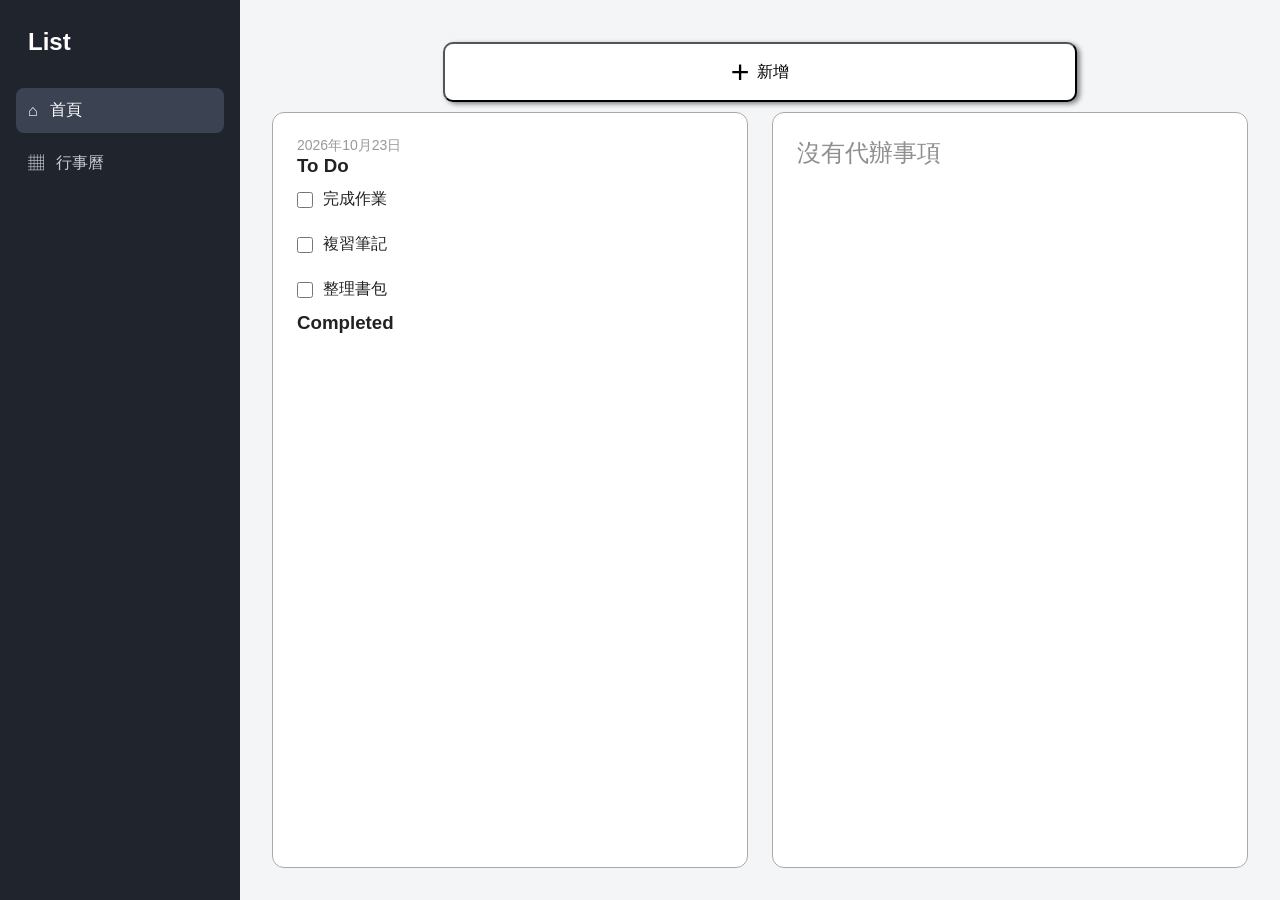
<file: index.html>
<!DOCTYPE html>
<html lang="zh-TW">
<head>
    <meta charset="UTF-8">
    <meta name="viewport" content="width=device-width, initial-scale=1.0">
    <title>List｜首頁</title>
    <link rel="stylesheet" href="style.css">
</head>
<body>
    <div class="site-layout">

        <aside class="sidebar">
            <h1 class="site-title">List</h1>

            <nav class="sidebar-nav">
                <a href="index.html" class="nav-link active">
                    <span>⌂</span> 首頁
                </a>
                <a href="calendar.html" class="nav-link">
                    <span>▦</span> 行事曆
                </a>
            </nav>
        </aside>

        <main class="main-content">
            <button id="open-form"><span class="button-icon">+</span>新增</button>

                <div id="popup" class="popup">
                    <form id="task-form" class="popup-content">
                        <button id="close-form" type="button" class="close-button">&times;</button>
                    
                        <label for="task-name"></label>
                        <input type="text" id="task-name" placeholder="提醒事項">

                        <label for="reminder-type">類型</label>
                        <select id="reminder-type">
                            <option value="daily">每日</option>
                            <option value="period">期間</option>
                        </select>

                        <div id="date-fields-period">
                            <label for="start-date">起始時間</label>
                            <label for="due-date">完結時間</label>
                            <input type="date" id="start-date">
                            <input type="date" id="due-date">
                        </div>

                        <div id="date-fields-daily">
                            <label for="daily-date">設定時間</label>
                            <input type="date" id="daily-date">
                        </div>

                        <button id="add-task" type="submit">Add task</button>
                    </form>
                </div>

            <div class="dashboard">

                <section class="daily-checklist">
                    <p class="date">2026年10月23日</p>
                    <h3>To Do</h3>
                    <ul id="active-tasks">
                        <li class="task">
                            <input type="checkbox" id="task1">
                            <label for="task1">完成作業</label>
                        </li>
                        <li class="task">
                            <input type="checkbox" id="task2">
                            <label for="task2">複習筆記</label>
                        </li>
                        <li class="task">
                            <input type="checkbox" id="task3">
                            <label for="task3">整理書包</label>
                        </li>
                    </ul>

                    <h3>Completed</h3>
                    <ul id="completed-tasks"></ul>
                </section>

                <section class="task-section">
                    <p id="task-placeholder">沒有代辦事項</p>
                    <ul id="task-list"></ul>
                    
                </section>
            </div>
        </main>

    </div>
    <script src="script.js"></script>
</body>
</html>
</file>
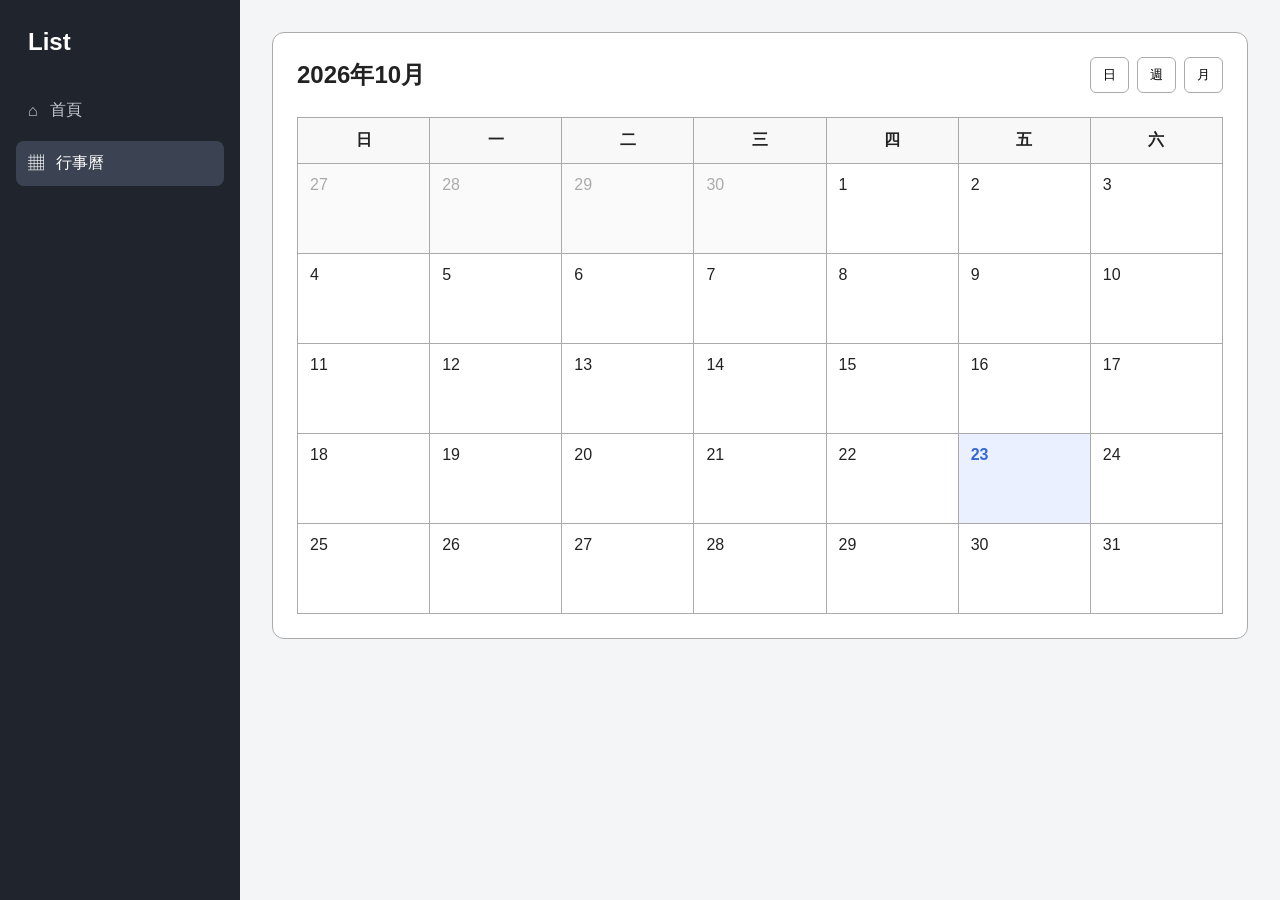
<file: calendar.html>
<!DOCTYPE html>
<html lang="zh-TW">
<head>
    <meta charset="UTF-8">
    <meta name="viewport" content="width=device-width, initial-scale=1.0">
    <title>List｜日曆</title>
    <link rel="stylesheet" href="style.css">
</head>

<body>
    <div class="site-layout">

        <!-- Sidebar -->
        <aside class="sidebar">
            <h1 class="site-title">List</h1>

            <nav class="sidebar-nav">
                <a href="index.html" class="nav-link">
                    <span>⌂</span>
                    首頁
                </a>

                <a href="calendar.html" class="nav-link active">
                    <span>▦</span>
                    行事曆
                </a>
            </nav>
        </aside>

        <!-- Main Content -->
        <main class="main-content">

            <section class="calendar-section">

                <!-- Calendar Header -->
                <div class="calendar-header">
                    <h2>2026年10月</h2>

                    <div class="calendar-view">
                        <button type="button">日</button>
                        <button type="button">週</button>
                        <button type="button">月</button>
                    </div>
                </div>

                <!-- Calendar Grid -->
                <div class="calendar-grid">

                    <!-- Weekday Labels -->
                    <div class="weekday">日</div>
                    <div class="weekday">一</div>
                    <div class="weekday">二</div>
                    <div class="weekday">三</div>
                    <div class="weekday">四</div>
                    <div class="weekday">五</div>
                    <div class="weekday">六</div>

                    <!-- September 27–30 -->
                    <div class="day muted">27</div>
                    <div class="day muted">28</div>
                    <div class="day muted">29</div>
                    <div class="day muted">30</div>

                    <!-- October 1–3 -->
                    <div class="day">1</div>
                    <div class="day">2</div>
                    <div class="day">3</div>

                    <!-- October 4–10 -->
                    <div class="day">4</div>
                    <div class="day">5</div>
                    <div class="day">6</div>
                    <div class="day">7</div>
                    <div class="day">8</div>
                    <div class="day">9</div>
                    <div class="day">10</div>

                    <!-- October 11–17 -->
                    <div class="day">11</div>
                    <div class="day">12</div>
                    <div class="day">13</div>
                    <div class="day">14</div>
                    <div class="day">15</div>
                    <div class="day">16</div>
                    <div class="day">17</div>

                    <!-- October 18–24 -->
                    <div class="day">18</div>
                    <div class="day">19</div>
                    <div class="day">20</div>
                    <div class="day">21</div>
                    <div class="day">22</div>
                    <div class="day today">23</div>
                    <div class="day">24</div>

                    <!-- October 25–31 -->
                    <div class="day">25</div>
                    <div class="day">26</div>
                    <div class="day">27</div>
                    <div class="day">28</div>
                    <div class="day">29</div>
                    <div class="day">30</div>
                    <div class="day">31</div>

                </div>
            </section>

        </main>
    </div>
    <script src="script.js"></script>
</body>
</html>
</file>
<file: style.css>
/* ===== Global Styles ===== */

* {
    box-sizing: border-box;
    margin: 0;
    padding :0;
}

body {
    font-family: Arial, sans-serif;
    background: #f4f5f7;
    color: #222;

    input:focus, select:focus {
        outline: none;
    }
}


/* ===== Overall Layout ===== */

.site-layout {
    display: flex;
    min-height: 100vh;
}


/* ===== Sidebar ===== */

.sidebar {
    width: 240px;
    flex-shrink: 0;
    padding: 28px 16px;
    background: #20242c;
    color: white;
}

.site-title {
    margin: 0 12px 32px;
    font-size: 24px;
}

.sidebar-nav {
    display: flex;
    flex-direction: column;
    gap: 8px;
}

.nav-link {
    display: flex;
    align-items: center;
    gap: 12px;
    padding: 12px;
    border-radius: 8px;
    color: #c4cad4;
    text-decoration: none;
    transition: background 0.2s, color 0.2s;
}

.nav-link:hover {
    background: #303641;
    color: white;
}

.nav-link.active {
    background: #3b4352;
    color: white;
}


/* ===== Main Content ===== */

.main-content {
    flex: 1;
    min-width: 0;
    max-width: 1200px;
    margin: 0 auto;
    padding: 32px;
}

.main-content:has(.dashboard) {
    display: flex;
    flex-direction: column;
}

#open-form {
    display: flex;
    align-items: center;
    justify-content: center;
    gap: 8px;
    width: 65%;
    height: 60px;
    background-color: white;
    color: black;
    font-size: 1em;
    border-radius: 10px;
    box-shadow: 3px 2px 5px gray;
    margin: 10px auto;
    cursor: pointer;
    transition: background-color 0.2s ease, box-shadow 0.2s ease, transform 0.2s ease;
}

#open-form:hover {
    background-color: #f0f0f0;
    box-shadow: 3px 5px 10px gray;
    transform: translateY(-2px);
}

.button-icon {
    font-size: 2em;
    line-height: 1;
}

.popup {
    display: none;
    position: fixed;
    inset: 0;
    background: rgba(0, 0, 0, 0.6);
    justify-content: center;
    align-items: center;
    z-index: 1000;
}

.popup-content {
    position: relative;
    background: white;
    color: black;
    padding: 30px;
    border-radius: 10px;
    width: 90%;
    max-width: 400px;
    height: 400px;
    display: flex;
    flex-direction: column;
    gap: 10px;
}


.close-button {
    position: absolute;
    top: 10px;
    right: 10px;
    border: none;
    background: none;
    font-size: 24px;
    cursor: pointer;
}

.popup-content input,
.popup-content select {
    padding: 8px;
}

#task-name {
    height: 60px;
    font-size: 30px;
}


.popup-content:has(#reminder-type option[value="period"]:checked) #date-fields-period {
    display: grid;
}

#date-fields-period {
    display: none;
    grid-template-columns: repeat(2, minmax(0, 1fr));
    gap: 10px 12px;
    margin: 8px 0;
}

.popup-content:has(#reminder-type option[value="daily"]:checked) #date-fields-daily {
    display: flex;
}

#date-fields-daily {
    display: none;
    flex-direction: column;
    justify-content: center;
    align-items: start;
    margin: 8px 0;
    gap: 10px;
}

#add-task {
    width: 200px;
    height: 35px;
    background-color: white;
    color: black;
    font-size: 1em;
    border-radius: 10px;
    box-shadow: 3px 2px 5px gray;
    margin: auto auto 10px auto;
    cursor: pointer;
    transition: background-color 0.2s ease, box-shadow 0.2s ease, transform 0.2s ease;
}


/* ===== Homepage Dashboard ===== */

.dashboard {
    flex: 1;
    display: grid;
    grid-template-columns: repeat(2, minmax(0, 1fr));
    gap: 24px;
}

.dashboard > * {
        overflow-wrap: anywhere;
}

.daily-checklist,
.task-section,
.calendar-section {
    padding: 24px;
    background: white;
    border: 1px solid #aaa;
    border-radius: 12px;
}

.task.completed {
    text-decoration: line-through;
    opacity: 0.5;
}


/* ===== Daily Checklist ===== */
input[type="checkbox"] {
    accent-color: black;
}

.daily-checklist ul {
    padding: 0;
    list-style: none;
}

.daily-checklist li {
    display: flex;
    align-items: center;
    gap: 10px;
    padding: 12px 0;
}

.daily-checklist input[type="checkbox"] {
    width: 16px;
    height: 16px;
    cursor: pointer;
}

.daily-checklist label {
    cursor: pointer;
}

.date {
    color: #999;
    font-size: 14px;
}


/* ===== Task List ===== */

#task-list li {
    padding: 12px;
    margin-bottom: 10px;
    background-color: #f0f0f0;
    border-radius: 8px;
    list-style: none;
    display: flex;
    justify-content: space-between;
    align-items: center;

}

#task-placeholder {
    opacity: 0.5;
    font-size: 1.5em;
}

/* ===== Calendar Header ===== */

.calendar-header {
    display: flex;
    justify-content: space-between;
    align-items: center;
    gap: 16px;
    margin-bottom: 24px;
}

.calendar-header h2 {
    margin: 0;
}

.calendar-view {
    display: flex;
    gap: 8px;
}

.calendar-view button {
    padding: 8px 12px;
    border: 1px solid #aaa;
    border-radius: 6px;
    background: white;
    cursor: pointer;
}

.calendar-view button:hover {
    background: #f0f0f0;
}


/* ===== Calendar Grid ===== */

.calendar-grid {
    display: grid;
    grid-template-columns: repeat(7, minmax(0, 1fr));
    border-top: 1px solid #aaa;
    border-left: 1px solid #aaa;
}

.weekday,
.day {
    min-width: 0;
    padding: 12px;
    border-right: 1px solid #aaa;
    border-bottom: 1px solid #aaa;
}

.weekday {
    text-align: center;
    font-weight: bold;
    background: #f8f8f8;
}

.day {
    min-height: 90px;
}

.day.muted {
    color: #aaa;
    background: #fafafa;
}

.day.today {
    color: #3568d4;
    background: #eaf0ff;
    font-weight: bold;
}


/* ===== Mobile Layout ===== */

@media (max-width: 700px) {
    .sidebar {
        width: 180px;
        padding: 20px 10px;
    }

    .site-title {
        margin: 0 8px 24px;
        font-size: 20px;
    }

    .nav-link {
        gap: 8px;
        padding: 10px 8px;
        font-size: 14px;
    }

    .main-content {
        padding: 16px;
    }

    .dashboard {
        grid-template-columns: 1fr;
    }

    .daily-checklist,
    .upcoming-events {
        padding: 18px;
    }

    .calendar-section {
        padding: 12px;
    }

    .calendar-header {
        align-items: flex-start;
        flex-direction: column;
    }

    .weekday,
    .day {
        padding: 6px 2px;
        font-size: 12px;
    }

    .day {
        min-height: 60px;
    }
}
</file>
